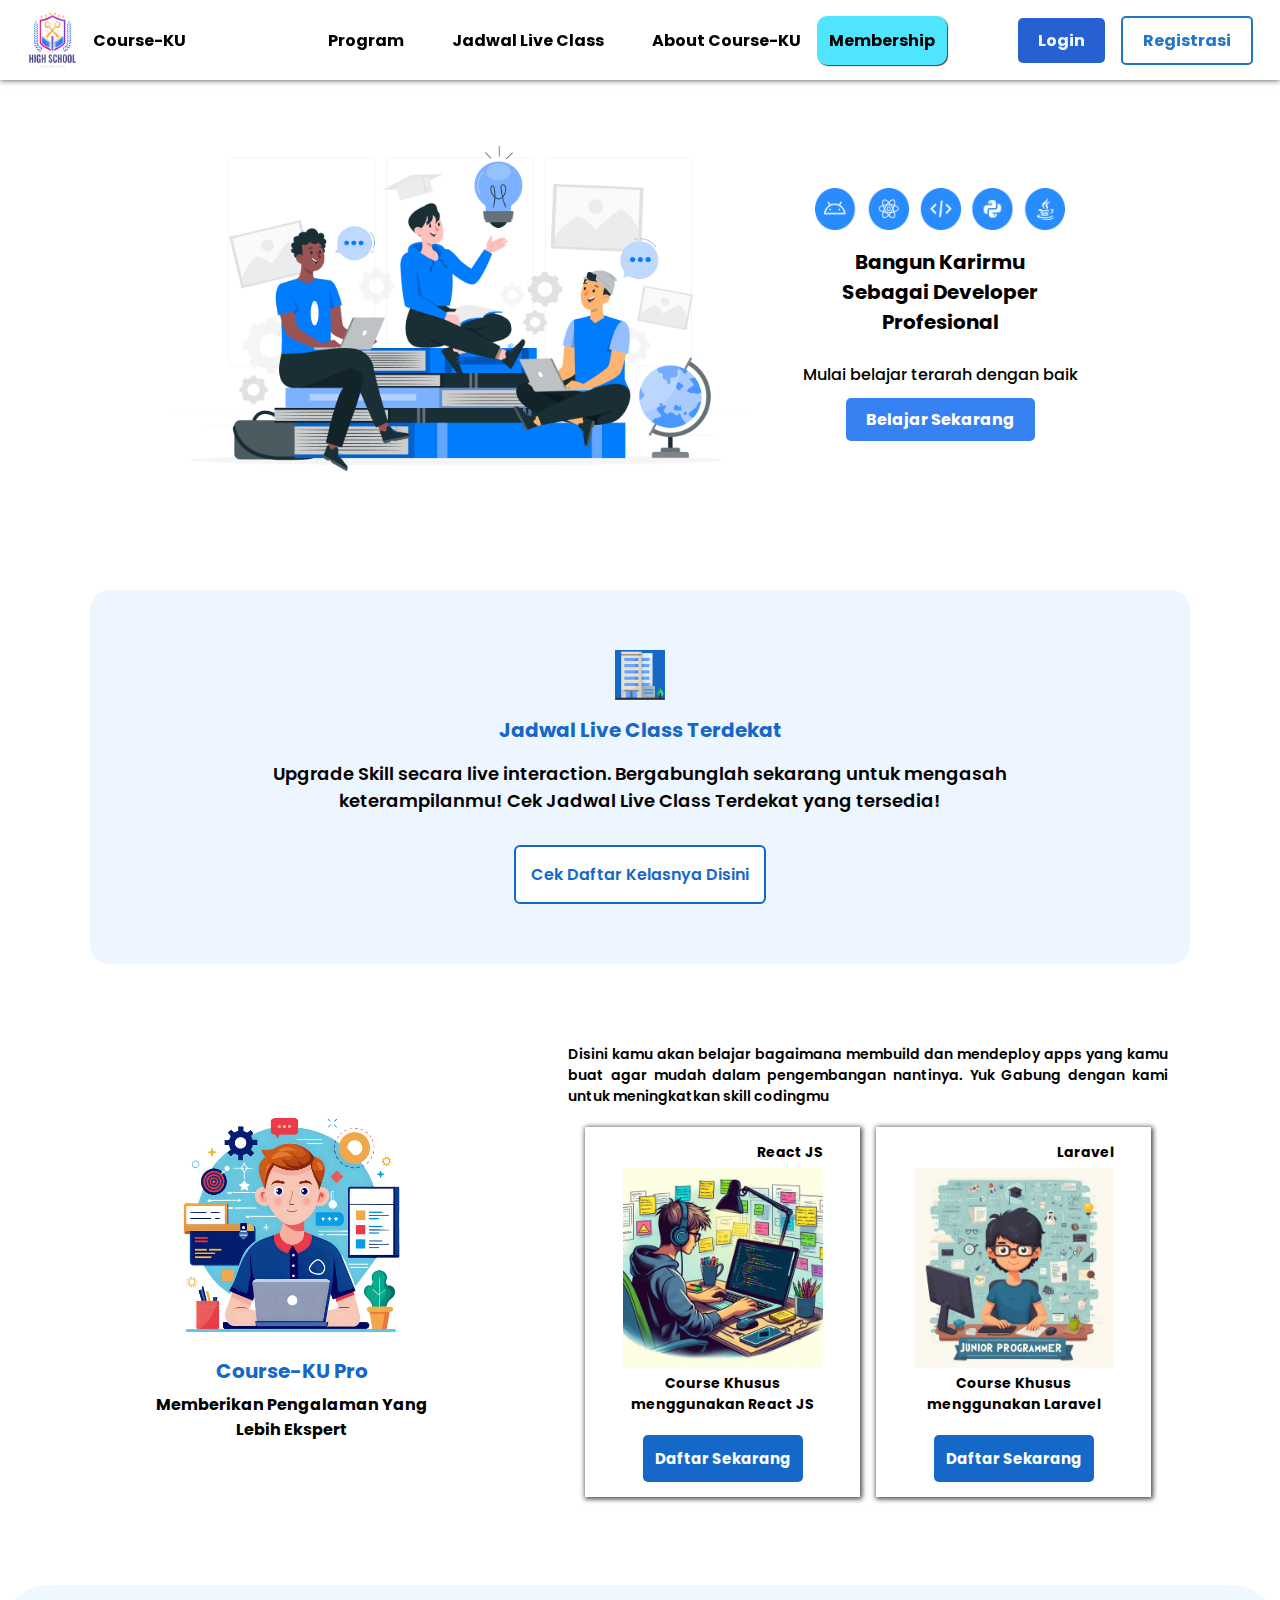
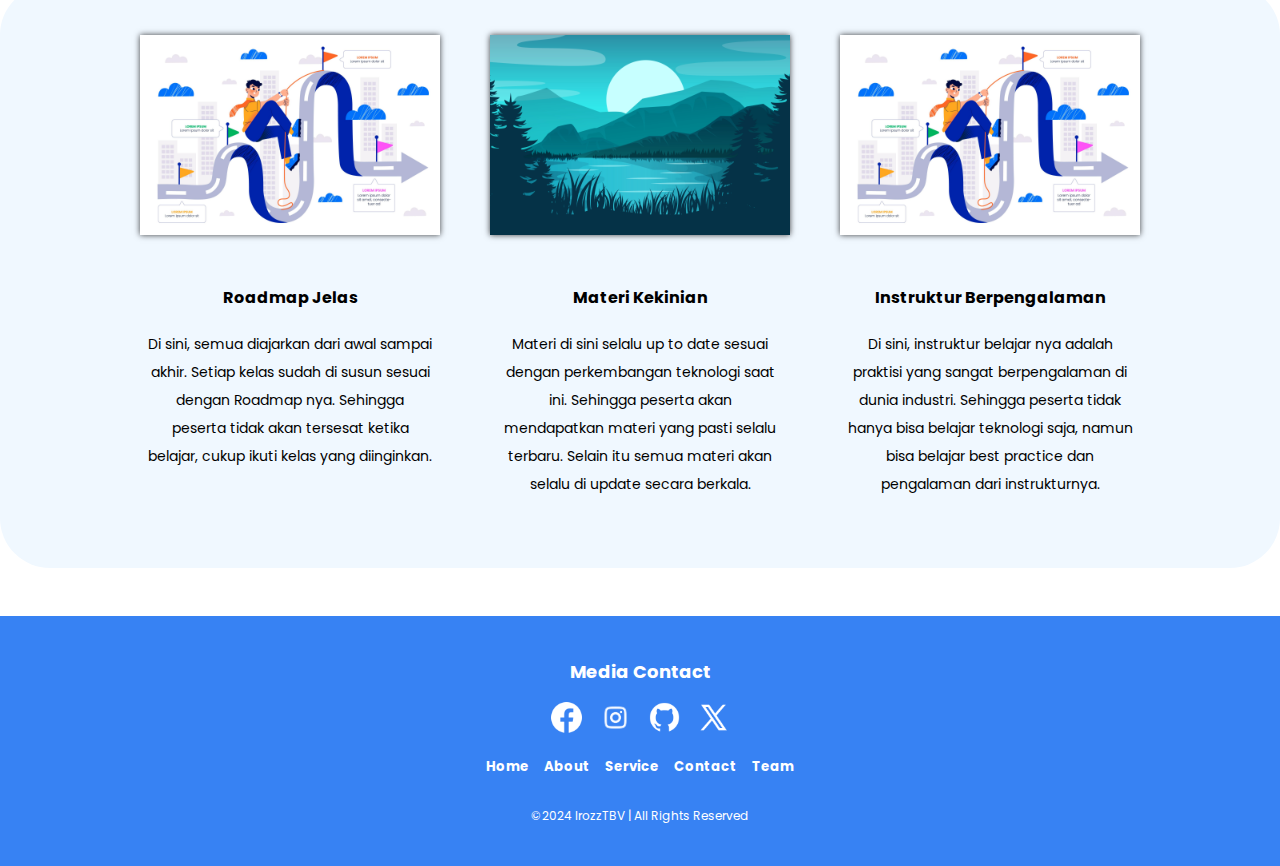
<file: index.html>
<!DOCTYPE html>
<html lang="en">
<head>
    <meta charset="UTF-8">
    <meta name="viewport" content="width=device-width, initial-scale=1.0">
    <title>NAVBAR</title>
    <link rel="stylesheet" href="https://fonts.google.com/specimen/Poppins?query=poppins">
    
    <style>
   
        @import url('https://fonts.googleapis.com/css2?family=Poppins:ital,wght@0,100;0,200;0,300;0,400;0,500;0,600;0,700;0,800;0,900;1,100;1,200;1,300;1,400;1,500;1,600;1,700;1,800;1,900&family=Roboto:ital,wght@0,100;0,300;0,400;0,500;0,700;0,900;1,100;1,300;1,400;1,500;1,700;1,900&display=swap');

        body{
            padding: 0px;
            margin: 0px;
        }
        nav{
            flex-wrap: wrap;
            background-color: #ffffff;
            position:fixed;
            display: flex;
            width: 100%;
            box-shadow: 0px 0px 6px 0px rgba(0, 0,0,0.75);
            justify-content: space-around;
            gap: 1rem;
            align-items: center;
            font-family: "Poppins", sans-serif;
            flex-direction: row;
            padding: 10px 0px;
            overflow: hidden;
        }

        

        .nav-conten {
            gap: 1rem;
            display: flex;
            justify-content: center;
            align-items: center;
          
            
            
        }

        .nav-conten-logo {
            gap: 1rem;
            display: flex;
            justify-content: center;
            align-items: center;
            
            
        }

        .humberger img{
            display: none;
        }

        .nav-conten-logo img{
            width: 50px;
            height: 60px;
        }

        .nav-conten img{
            width: 50px;
            height: 60px;
        }

        .nav-conten > ul {
            display: flex;
            list-style: none;
            gap: 3rem;
            font-weight: bold;
        }
        .nav-conten p{
            background-color:rgb(79, 229, 255) ;
            font-weight: bold;
            padding: 12px;
            
            border-radius: 10px;
            box-shadow: 1px 1px 1px rgba(0, 0,0,0.75);
        }

        .nav-conten .login{
            background-color: rgb(39, 96, 209);
            color: aliceblue;
            padding: 10px 20px;
            text-decoration: none;
            font-weight: bold;
            border-radius: 5px;
        }
        .nav-conten .logout{
           
            color: rgb(33, 119, 195);
            padding: 10px 20px;
            border: 2px solid rgb(33, 119, 195);
            text-decoration: none;
            font-weight: bold;
            border-radius: 5px;
            
            
        }

        .nav-conten .login:hover{
            background-color: white;
            color:rgb(39, 96, 209) ;
            
            
        }
        .nav-conten .logout:hover{
            background-color:#1568c7;
            color:rgb(255, 255, 255) ;
           
        }

        .container{
            width: 100%;
            height: 100vh;
            flex-direction: column;
            font-family: Poppins;
            gap: 20rem;
           
        }

        .section1{
            padding: 120px 0px 50px 0px;
            width: 100%;
          
          
           
            
        }

        .conten1{
            display: flex;
            width: 100%;
            gap: 30px;
            justify-content: center;
            
            flex-wrap: wrap;
            align-items: center;
            
            
        }

        .conten1 img{
            
            width: 570px;
        }
        .conten1-text h4 {
            font-size: 20px;
            animation: animated 0.5s ease-in-out;
            padding: 10px;
        }

        @keyframes animated{
            from {
                transform: translateY(40px);
                opacity: 0;
            }
            to{
                transform: translateY(0px);
                opacity: 1;
            }
        }

        .conten1-text p{
           margin-bottom: 20px;
           font-size: 16px;
           font-weight: 500;
           margin-top: 15px;
           
          
        }

        
            
        
        .conten1-text{
            
            text-align: center;
            width: 280px;
            padding: 25px;
          
            
          
           
        }

       

        .conten1-text > a{
            padding: 10px 20px;
            background-color: rgb(55, 130, 243);
            text-decoration: none;
            font-weight: bold;
            color: #ffffff;
            margin-top: 15px;
            border-radius: 5px;
        }
        .conten1-text > a:hover{
            background-color: white;
            color: rgb(55, 130, 243);
            box-shadow: 0px 0px 5px 0px rgba(28, 96, 215, 0.5);
        }
        

        .conten1-text img{
            width: 250px;
            
        }

        .konten-1{
            justify-content: center;
            display: flex;
            flex-direction: column;
            align-items: center;
            border-radius: 20px ;
            width: 900px;
            gap: 15px;
            text-align: center;
            background-color: #edf5fe;
            padding-top: 60px;
            padding-left: 100px;
            padding-right: 100px;
            padding-bottom: 60px;
   
}

.icon-konten-p1{
    width: 50px;
    background-color: #1568c7;
}

.isi-info-1{
    text-align: center;
   
    font-size: 20px;
    font-weight: bold ;
    color: #1568c7;

}

.isi-info-2{
    font-size: 18px;
    font-weight: 550;
    line-height: 1.5;

}

.section2{
    padding: 40px 0px;
    display: flex;
    justify-content: center;
    align-items: center;
   
   
}

.btn-konten-1{
    margin-top: 1rem;
    background-color: #ffffff;
    text-decoration: none;
    color: #1568c7;
    font-weight: 600;
   
    border: 2px solid #1568c7 ;
    
    padding: 15px;
    border-radius: 6px;
}

.btn-konten-1:hover{
    background-color: #1568c7;
    color:#ffffff
}

.section3{
    justify-content: center;
    display: flex;
    align-items: flex-start;
    margin-bottom: 3rem;
    padding: 40px 0px;
    max-width: 100%;
   
}

.conten3{
        display: flex;
        justify-content: center;
        gap: 6rem;
        flex-wrap: wrap;
            
        }
        .box1-konten3 {
            align-items: center;
            justify-content: center;
            display: flex;
            flex-direction: column;
            padding: 30px ;
            gap: 6px;
           
        }

        .box2-konten3{
            
            display: flex;
            flex-direction: column;
            justify-content: space-evenly;
            gap:20px;
            flex-wrap: wrap;
            
           
           
        }

        

        .box1-konten3 img{
            width: 250px;
            background-color: #ffffff;
        }

        .box1-konten3 h4{
            text-align: center;
            font-size: 20px;
            color: #1568c7;
           
        }

        .box1-konten3 p{
            text-align: center;
            width: 300px;
            font-weight: bold;
        }

        .box2-konten3 p{
           display: flex;
            flex-wrap: wrap;
            text-align: justify;
            align-items: flex-start;
            line-height: 1.5;
            width: 600px;
            font-weight: 600;
            font-size: 14px;
           
           
        }

        .div-card{
            width: 275px;
            height: 370px;
            display: flex;
            flex-direction: column;
            justify-content: center;
            gap: 5px;
            align-items: center;
            text-align: center;
            

            box-shadow: 1px 1px 5px 1px rgba(0, 0,0,0.75);
        }

        .div-card img{
            width: 200px;
            
        }
        
        .div-card p {
            text-align: center;
            width: 200px;
            font-weight: bold;
        }

        .div-card a{
            padding: 12px;
            margin-top: 15px;
            border-radius: 5px;
            background-color: #1568c7;
            color: #ffffff;
            font-weight: bold;
            font-size: 15px;
            text-decoration: none;
        }
        .div-parent-card{
            display: flex;
            gap: 1rem;
            width: 600px;
            
            justify-content: center;
        }

        .judul-card {
            justify-content: end;
            
        }

      *{
        padding: 0px;
        margin: 0px;
      }

      .section4{
        justify-content: center;
        display: flex;
        align-items: center;
        width: 100%;
        height: auto;
        margin-bottom: 3rem;
        padding: 50px 0px;
        background-color: aliceblue;
        border-radius: 50px;
        

      }

      .card-conten4 img {
        width: 300px;
        background-color: antiquewhite;
        box-shadow: 0px 0px 6px 0px rgba(0, 0,0,0.75);
      }

      .card-conten4{
        
        width: 300px;
        padding-bottom: 20px;
       
        align-items: center;
        justify-content: center;
        display: flex;
        flex-direction: column;
       
      }

      .card-conten4 p{
        width: 285px;
        text-align: center;
      
        font-size: 14px;
        line-height: 2;

      }

      .conten4{
        display: flex;
        width: 1000px;
        flex-wrap: wrap;
        align-items: center;
        
        justify-content: center;
        gap:50px ;
        align-items: flex-start;
        height: fit-content;
        
        
       

      }

      .card-conten4 h4{
        text-align: center;
       
        margin: 50px 0px 20px 0px;
        

       
      }

      

      @media screen and (max-width : 576px) {

        .section1{
            padding: 105px 0px 50px 0px;
        }

        .conten1 > img{
            width: 90%;
        }
        .container{
            justify-content: center;
            align-items: center;
            
            
        }
        .nav-conten{
            display: none;
        }
        



        .div-parent-card{
            align-items: center;
            justify-content: center;
            flex-direction: column;
            width: 280px;
          
          
        }

        .box2-konten3{
            align-items: center;
            
            justify-content: center;
        }

        .box2-konten3 > p{
            width: 275px;
            
        }

        .conten1{
            gap: 1px;
           
        }

        .isi-info-2{
            font-size: 15px;
           
        }

        .humberger img{
            display:block;
            width: 20px;
            height: 25px;
            
        }

        nav{
            gap: 6rem;
        }

        .nav-conten-logo > h4{

           animation:  right 0.5s ease-in-out;
        }
        @keyframes right{
            from {
                transform: translateX(-20px);
                opacity: 0;
            }
            to{
                transform: translateX(0px);
                opacity: 1;
            }
        }

        .nav-conten-logo > img{

            animation:  rotate 0.7s linear forwards ;
            }
            @keyframes rotate{
            0% {
                transform: rotate(0deg);
                
            }
            100%{
                transform: rotate(360deg);
            }

            }

            @keyframes popup {
                0% {
                transform: scale(0);
                }
                70%{
                    transform: scale(1.1);
                }
               
                100% {
                transform: scale(1);
                }
            }

            .conten1-text a {
                animation: popup 1.1s cubic-bezier(0.6, -0.1, 0.10, 1);
                opacity: 1;
                transform-origin: center;
                display: inline-block;
            }
           

       
            .conten1-text p{
               max-width: 100%;
                white-space: nowrap;
                
                overflow: hidden;
                
                animation: type 3s steps(42,end);
            }

           

            

            @keyframes cursor {
                0%{
                    border-color: transparent;
                }
            50%{border-color: black;}
            }

            @keyframes type {
                from{
                    max-width: 0;
                }
                to{
                    max-width:100% ;
                }
            } 

            
    
       

      }

        .sidebar{
        position: fixed;
        list-style: none;
        top: 0;
        right: 0;
        height: 100vh;
        width: 250px;
        z-index: 999;
        backdrop-filter: blur(100px);
        background-color:aliceblue;
        box-shadow: -10px 0px 10px rgba(0, 0,0,0.2);
        color: rgb(55, 130, 243);
        font-weight: bold;
        display: none;
        flex-direction: column;
        justify-content: flex-start;
        gap: 5px;

       
      }
      .sidebar li{
        
        padding: 15px ;
        box-shadow: 0px 1px 1px 0px rgba(10, 98, 191, 0.3);
        width: 100%;
        gap: 0px;
        }

        .sidebar li:hover{
            background-color: white;
            color: rgb(55, 130, 243);
            
        }
        ul .img-exit{
            margin-top: 10px;
            width: 40px;
            height: 40px;
            margin-left: 10px;
        }

        

        footer{
            width: 100%;
            height: 250px;
            bottom: 0;
            justify-content: center;
            align-items: center;
            display: flex;
            flex-direction: column;
            gap: 10px;
            background-color:rgb(55, 130, 243);
        }

        footer p{
            margin-top: 20px;
            font-size: 12px;
            color:white;
           
        }

         .div-footer img{
            width: 35px;
            margin: 5px;

         }
         .div-footer h4{
            text-align: center;
            margin-bottom: 10px;
            color: white;
            font-size: 18px;
         }
         .div-footer-person{
            display: flex;
            gap: 15px;
            color: white;
         }

    </style>
</head>
<body>
   
   
    <nav>
        <div class="nav-conten-logo">
            <img src="img/course.png" alt="">
            <h4>Course-KU</h4>
        </div>
        <div  class="humberger">
            <img onclick="show()" src="img/hamburger.png" alt="">
        </div>
       
        <div class="nav-conten">
            <ul>
                <li>Program</li>
                <li>Jadwal Live Class</li>
                <li>About Course-KU</li>
            </ul>
            <p>Membership</p>

            
        </div>
        <ul class="sidebar">
            <img onclick="hideSidebar()" class="img-exit" src="img/Cancel (2).png" alt="">
            <li>Program</li>
            <li>Jadwal Live Class</li>
            <li>About Course-KU</li>
        </ul>
        <div class="nav-conten">
            <a class="login" href="login.html">Login</a>
            <a class="logout" href="Registrasi.html">Registrasi</a>
        </div>

    </nav>

    <div class="container">
        <section class="section1">
            <div class="conten1">
                <img src="img/learning-1.jpg" alt="">
                <div class="conten1-text">
                    <img src="img/Group 10.png" alt="">
                    <h4>Bangun Karirmu Sebagai Developer Profesional</h4>
                    <p class="desc-section1"><span>Mulai belajar terarah dengan baik</span></p>
                    <a class="btn-section1" href="login.html">Belajar Sekarang</a>
                </div>
            </div>
          </section>

        <section class="section2">
            <div class="konten-1">
                <img src="img/building.png" alt="" class="icon-konten-p1">
                <p class="isi-info-1">Jadwal Live Class Terdekat</p>
                <p class="isi-info-2">Upgrade Skill secara live interaction. Bergabunglah sekarang untuk mengasah keterampilanmu!
                    Cek Jadwal Live Class Terdekat yang tersedia!</p>
                    <a  class="btn-konten-1" href="">Cek Daftar Kelasnya Disini</a></div>
           
          </section>

        <section class="section3">
            <div class="conten3">
                <div class="box1-konten3">
                    <img src="img/ai-generated-8775742_1920.png" alt="">
                    <h4>Course-KU Pro</h4>
                    <p>Memberikan Pengalaman Yang Lebih Ekspert </p>
                </div>
                <div class="box2-konten3">
                    <p>Disini kamu akan belajar bagaimana membuild dan mendeploy apps yang kamu buat agar mudah dalam pengembangan nantinya. Yuk Gabung dengan kami untuk meningkatkan skill codingmu</p>
                    <div class="div-parent-card">
                        <div class="div-card">
                            <p class="judul-card">React JS</p>
                            <img src="img/ai-generated-8684869_1920.jpg" alt="">
                            <p>Course Khusus menggunakan React JS </p>
                            <a href="">Daftar Sekarang</a>
    
                        </div>
                        <div class="div-card">
                            <p class="judul-card">Laravel</p>
                            <img src="img/ai-generated-8329596_1920.jpg" alt="">
                            <p>Course Khusus menggunakan Laravel </p>
                            <a href="">Daftar Sekarang</a>
    
                        </div>
                    </div>
                </div>
            </div>
        </section>

        <section class="section4">
            <div class="conten4">
                <div class="card-conten4">
                    <img src="img/15858008_5673737.jpg" alt="">
                    <h4>Roadmap Jelas</h4>
                    <p>Di sini, semua diajarkan dari awal sampai akhir. Setiap kelas sudah di susun sesuai dengan Roadmap nya. Sehingga peserta tidak akan tersesat ketika belajar, cukup ikuti kelas yang diinginkan.</p>
                </div>
                <div class="card-conten4">
                    <img src="img/6969720_3452442.jpg" alt="">
                    <h4>Materi Kekinian</h4>
                   <p>Materi di sini selalu up to date sesuai dengan perkembangan teknologi saat ini. Sehingga peserta akan mendapatkan materi yang pasti selalu terbaru. Selain itu semua materi akan selalu di update secara berkala.</p>
                </div>
                <div class="card-conten4">
                    <img src="img/15858008_5673737.jpg" alt="">
                    <h4>Instruktur Berpengalaman</h4>
                    <p>Di sini, instruktur belajar nya adalah praktisi yang sangat berpengalaman di dunia industri. Sehingga peserta tidak hanya bisa belajar teknologi saja, namun bisa belajar best practice dan pengalaman dari instrukturnya.</p>
                </div>
            </div>
        </section>
        <footer>
            <div class="div-footer">
                <h4>Media Contact</h4>
                <img src="img/Facebook.png" alt="">
                <img src="img/Instagram (1).png" alt="">
                <img src="img/GitHub.png" alt="">
                <img src="img/TwitterX.png" alt="">
            </div>
            <div class="div-footer-person">
                <h5>Home</h5>
                <h5>About</h5>
                <h5>Service</h5>
                <h5>Contact</h5>
                <h5>Team</h5>
            </div>
            <p>&copy;2024 IrozzTBV | All Rights Reserved </p>
        </footer>
    </div>


<script>
    function show (){
        const sidebar = document.querySelector('.sidebar');
        sidebar.style.display = 'flex';
    }
    function hideSidebar (){
        const sidebar = document.querySelector('.sidebar');
        sidebar.style.display = 'none';
    }
</script>

</body>
</html>
</file>
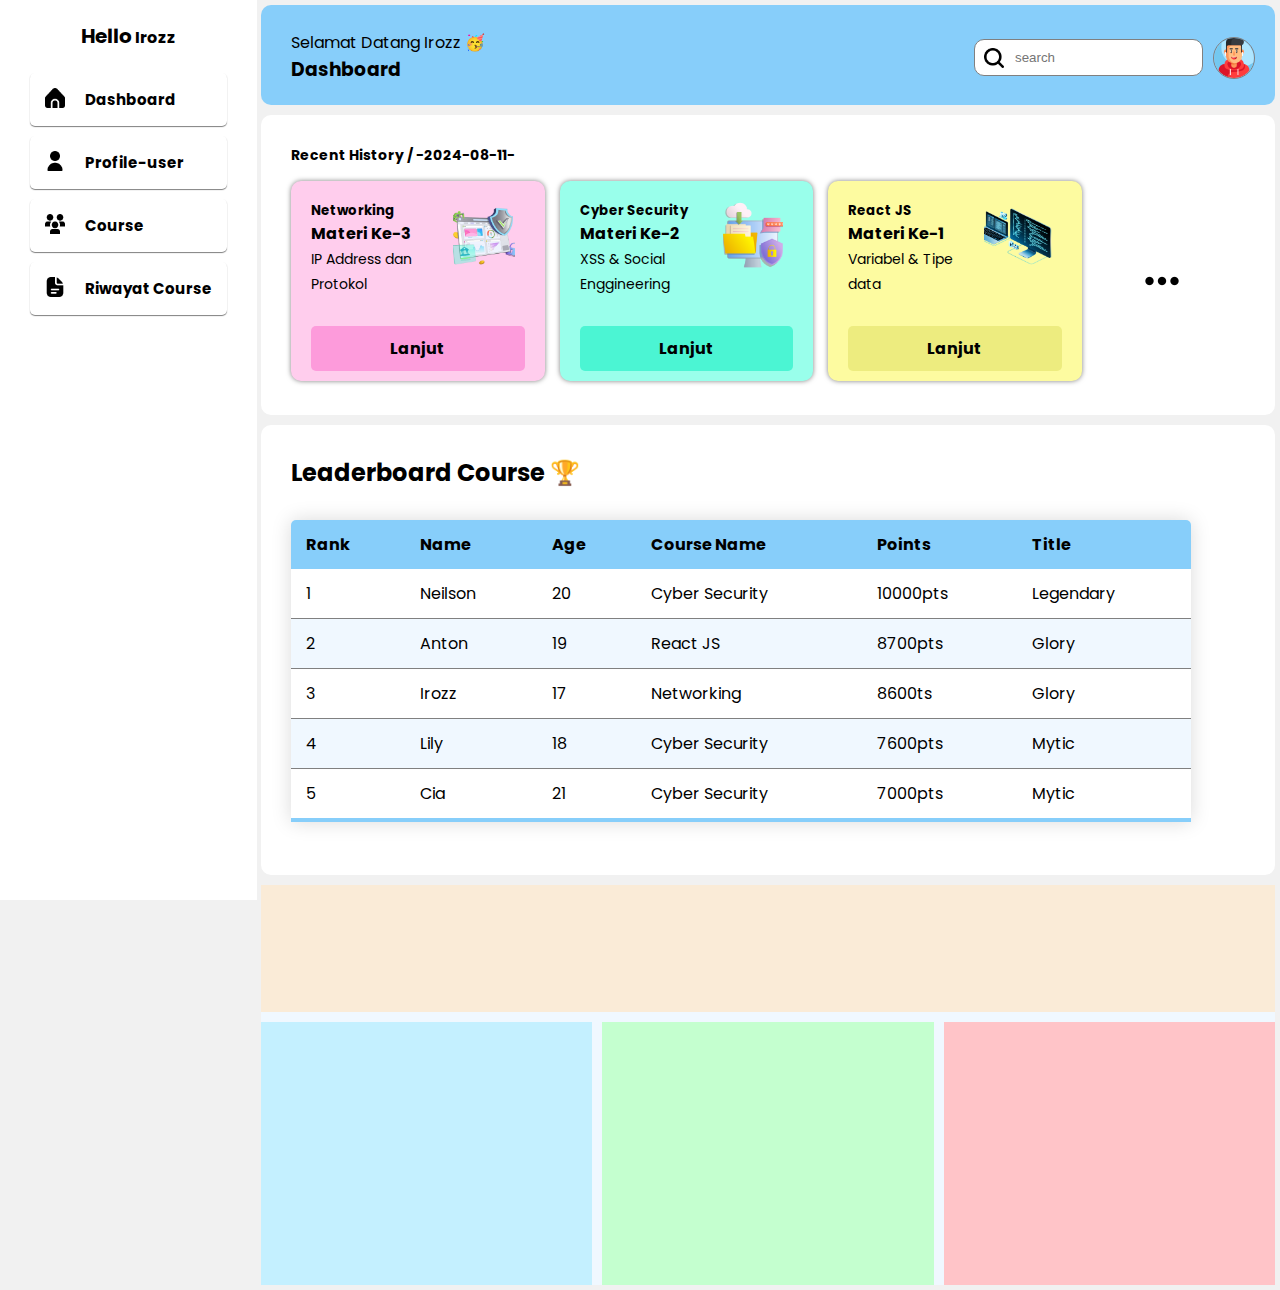
<file: dashboad.html>
<!DOCTYPE html>
<html lang="en">
<head>
    <meta charset="UTF-8">
    <meta name="viewport" content="width=device-width, initial-scale=1.0">
    <title>Document</title>
    <style>
        @import url('https://fonts.googleapis.com/css2?family=Poppins:ital,wght@0,100;0,200;0,300;0,400;0,500;0,600;0,700;0,800;0,900;1,100;1,200;1,300;1,400;1,500;1,600;1,700;1,800;1,900&family=Roboto:ital,wght@0,100;0,300;0,400;0,500;0,700;0,900;1,100;1,300;1,400;1,500;1,700;1,900&display=swap');
        html,body{
            padding: 0px;
            margin: 0px;
            background-color: rgb(241, 241, 241);
            font-family: Poppins;
           
        }
        .container{
            width: 100%;
            height: 100%;
            display: grid;
            grid-template-columns: 0.5fr 1fr 1fr;
            grid-template-rows: 0.5fr 0.5fr 0.5fr;
            grid-template-areas: 
            'sidebar conten conten'
            'sidebar conten conten'
            'sidebar conten conten'
            ;
            
        }
        .header {
            grid-area: header;
            background-color: rgb(183, 142, 93);
        }
        .sidebar{
            grid-area: sidebar;
            position: fixed;
            height: 100vh;
            background-color: white;
        }
        .conten{
            grid-area: conten;
            display: grid;
            grid-template-columns: 1fr ;
           
            
        }
        

        .card{
            background-color: aliceblue;
            width: auto;
            margin: 5px;
            height: 400px;
            border-radius: 10px;
            display: grid;
            grid-template-columns: 0.5fr 0.5fr 0.5fr;
            grid-template-rows: 0.5fr 0.5fr 0.5fr;
            grid-template-areas: 
            'judul judul judul'
            'kontent1 kontent2 kontent3'
            'kontent1 kontent2 kontent3';
            row-gap: 10px;
            gap: 10px;
        }
        .card-tabel{
            background-color: rgb(255, 255, 255);
            width: auto;
            margin: 5px;
            height: 450px;
            border-radius: 10px;
        }
        .card-header{
            background-color: lightskyblue;
            width: auto;
            margin: 5px;
            border-radius: 10px;
            height: 100px;
            display: flex;
            justify-content: space-between;
            
            
            
        }
        .card-header-left h3{
            
            margin: 0px;
            padding: 0px 10px 10px 10px;
        }
        .card-header-left p{
            
            margin: 0px;
            padding: 10px 0px 0px 10px;
        }
        .card-header-left{
            margin: 15px 10px 10px 20px;
            
        }
        .card-header-right{
           
            margin: 15px 10px 10px 20px;
            align-items: center;
            justify-content: center;
            display: flex;
            gap: 10px;
        }
        .card-header-right input{
            padding: 10px 10px 10px 40px  ;
           border-radius:10px ;
           border: 0.5px solid gray;
           
            
        }
        .card-header-right .profil{
            width: 40px;
            display: block;
            border: 0.5px solid gray;
            border-radius: 100px;
            align-items: center;
            margin-right: 10px;
           
            

        }
        .search{
            width:  20px;
            position: relative;
            margin: 0px;
            padding: 0px;
            left: 40px;
            display: block;
            justify-content: flex-start;
        }
        .card-header-right-profil{
            background-color: aquamarine;
            display: flex;
            gap: 10px;
        }
        
       
        .item ul{
            
            margin: 0px 20px 20px 20px;
            padding: 0px;
            font-size: 15px;
            list-style: none;
           
            
        }
        .sidebar h4{
            text-align: center;
        }

        h4 > span{
            font-size: 20px;
        }
        .sidebar li{
            background-color: white;
            display: flex;
            padding: 15px;
            margin: 10px;
            gap: 20px;
            font-weight: bold;
            box-shadow: 0px 1px 1px 0px rgba(0, 0, 0, 0.5) ;
            border-radius: 5px;
        }
        .sidebar li:hover{
            background-color: lightskyblue;
            cursor: pointer;
            border-radius: 5px;
           
            
        }

        li > img{
           display: block;
            width: 20px;
            height: 20px;
        }
        .card-course{
            background-color:rgb(255, 255, 255);
            width: auto;
            margin: 5px;
            height: 300px;
            border-radius: 10px;
            flex-wrap: wrap;
            display: flex;
            flex-direction: column;
            
        }
        .card-course h4{
           
            margin: 30px 10px 10px 30px;
            font-size: 14px;
            
        }
        
        .card-history1{
            width: 25%;
            height: 200px;
            margin: 5px 5px 5px 30px;
            background-color: rgb(255, 205, 237);
            border-radius: 10px;
            display: flex;
            flex-direction: column;
            box-shadow: 0px 0px 5px rgba(0, 0, 0, 0.5);
           
        }
        .card-history2{
            width: 25%;
            height: 200px;
            margin: 5px 5px 5px 10px;
            background-color: rgb(153, 255, 235);
            border-radius: 10px;
            box-shadow: 0px 0px 5px rgba(0, 0, 0, 0.5);
            flex-direction: column;
            display: flex;
        }
        .card-history3{
            width: 25%;
            height: 200px;
            margin: 5px 5px 5px 10px;
            background-color: rgb(253, 251, 160);
            border-radius: 10px;
            box-shadow: 0px 0px 5px rgba(0, 0, 0, 0.5);
            flex-direction: column;
            display: flex;
        }
        .parent-card-history{
            display: flex;
            align-items: center;
        }
        .parent-card-history > img{
            margin: 50px;
           
            width: 50px;
           

        }
        .card-history1 h5{
           
            margin: 0px;
            
        }
        .card-history1 p{
            
            margin: 0px;
            font-weight: bold;
        }
        .card-history2 h5{
           
           margin: 0px;
           
       }
       .card-history2 p{
           
           margin: 0px;
           font-weight: bold;
       }
       .card-history3 h5{
           
           margin: 0px;
           
       }
       .card-history3 p{
           
           margin: 0px;
           font-weight: bold;
       }
        .conten-card1-judul{
            margin: 20px 10px 10px 20px;
        }

        
        .card-history1 img{
            width: 70px;
            height: 70px;
            margin: 0px 20px 0px 0px;
        }
        .card-history2 img{
            width: 70px;
            height: 70px;
            margin: 0px 20px 0px 0px;
        }
        .card-history3 img{
            width: 70px;
            height: 70px;
            margin: 0px 20px 0px 0px;
        }
        .conten-card1-judul {
            display: flex;
        }
        
        
        .conten-card1-judul span{
            font-size: 14px;
        }
        .conten-card1-judul h3{
            padding: 10px;
        }
        .card-history1 a{
            font-size: 16px;
            text-decoration: none;
            font-weight: bold;
            background-color: rgb(253, 155, 219);
            padding: 10px;
            margin: 20px;
            color: black;
            text-align: center;
           
            border-radius: 5px;
        }
        .card-history1 a:hover{
            background-color: white;
            
        }
        .card-history2 a{
            font-size: 16px;
            text-decoration: none;
            font-weight: bold;
            background-color: rgb(75, 245, 211);
            padding: 10px;
            margin: 20px;
            color: black;
            text-align: center;
           
            border-radius: 5px;
        }
        .card-history2 a:hover{
            background-color: white;
            
        }
        .card-history3 a{
            font-size: 16px;
            text-decoration: none;
            font-weight: bold;
            background-color:rgb(237, 236, 127);
            padding: 10px;
            margin: 20px;
            color: black;
            text-align: center;
            
            border-radius: 5px;
        }
        .card-history3 a:hover{
            background-color: white;
            
        }
        .content-tabel{
            border-collapse: collapse;
            margin: 20px 50px 50px 30px;
            font-size: 1em;
            min-width: 900px;
            
            border-radius: 5px 5px 0px 0px;
            overflow: hidden;
            box-shadow: 0 0 20px rgba(0, 0, 0, 0.15);
        }
        .content-tabel thead tr {
            background-color: lightskyblue;
            text-align: left;
            font-weight: bold;
        }
        .content-tabel th,
        .content-tabel td{
            padding: 12px 15px;
        }
        .content-tabel tbody tr{
            border-bottom: 1px solid gray;
        }
        .content-tabel tbody tr:nth-of-type(even) {
            background-color: aliceblue;
        }
        .content-tabel tbody tr:last-of-type{
            border-bottom: 4px solid lightskyblue;
        }
        .card-tabel h2{
            margin: 30px 50px 30px 30px;
           
        }
        .judul{
            grid-area: judul;
            background-color: antiquewhite;

        }
        .kontent1 {
            grid-area: kontent1;
            background-color: rgb(196, 240, 255);
        }
        .kontent2 {
            grid-area: kontent2;
            background-color: rgb(196, 255, 207);
        }
        .kontent3 {
            grid-area: kontent3;
            background-color: rgb(255, 196, 200);
        }

        @media screen and (max-width:576px) {
            .sidebar{
                display: none;
            }
            
        }
        
    </style>
</head>
<body>
    <div class="container">
       
        <div class="item sidebar">
            <h4><span>Hello</span> Irozz</h4>
            <ul>
                <li><img src="img/home (1).png" alt="">Dashboard</li>
                <li><img src="img/user (1).png" alt="">Profile-user</li>
                <li><img src="img/users-alt (1).png" alt="">Course</li>
                <li><img src="img/document.png" alt="">Riwayat Course</li>
            </ul>
        </div>
        <div class="item conten">
            <div class="card-header">
               <div class="card-header-left">
                <p>Selamat Datang Irozz 🥳 </p>
                <h3>Dashboard</h3>
               </div>
               <div class="card-header-right">
                    <img class="search" src="img/search.png" alt="">
                    <input type="text" name="" id="" placeholder="search">
                    <img class="profil" src="img/gamer.png" alt="">
               </div>
               
            </div>
            <div class="card-course">
                <h4>Recent History / -2024-08-11-</h4>
                <div class="parent-card-history">
                    <div class="card-history1">
                       <div class="conten-card1-judul">
                        <div class="">
                            <h5>Networking</h5>
                            <p>Materi Ke-3</p>
                            <span>IP Address dan Protokol</span>
                        </div>
                        <img src="img/Secure online banking and finance management.png" alt="">
                       </div>
                      
                        <a href="">Lanjut</a>
                       
                    </div>
                    <div class="card-history2">
                        <div class="conten-card1-judul">
                         <div class="">
                             <h5>Cyber Security</h5>
                             <p>Materi Ke-2</p>
                             <span>XSS & Social Enggineering</span>
                         </div>
                         <img src="img/Cyber security of the cloud data repository.png" alt="">
                        </div>
                       
                         <a href="">Lanjut</a>
                        
                     </div>
                     <div class="card-history3">
                        <div class="conten-card1-judul">
                         <div class="">
                             <h5>React JS</h5>
                             <p>Materi Ke-1</p>
                             <span>Variabel & Tipe data </span>
                         </div>
                         <img src="img/Coding, programming languages.png" alt="">
                        </div>
                       
                         <a href="">Lanjut</a>
                        
                     </div>
                     <img src="img/More (2).png" alt="">
                </div>
            </div>
            <div class="card-tabel">
                <h2>Leaderboard Course 🏆</h2>
                    <table class="content-tabel">
                        <thead>
                            <tr>
                                <th>Rank</th>
                                <th>Name</th>
                                <th>Age</th>
                                <th>Course Name</th>
                                <th>Points</th>
                                <th>Title</th>
                            </tr>
                        </thead>
                        <tbody>
                            <tr>
                                <td>1</td>
                                <td>Neilson</td>
                                <td>20</td>
                                <td>Cyber Security</td>
                                <td>10000pts</td>
                                <td>Legendary</td>
                            </tr>
                            <tr>
                                <td>2</td>
                                <td>Anton</td>
                                <td>19</td>
                                <td>React JS</td>
                                <td>8700pts</td>
                                <td>Glory</td>
                            </tr>
                            <tr>
                                <td>3</td>
                                <td>Irozz</td>
                                <td>17</td>
                                <td>Networking</td>
                                <td>8600ts</td>
                                <td>Glory</td>
                            </tr>
                            <tr>
                                <td>4</td>
                                <td>Lily</td>
                                <td>18</td>
                                <td>Cyber Security</td>
                                <td>7600pts</td>
                                <td>Mytic</td>
                            </tr>
                            <tr>
                                <td>5</td>
                                <td>Cia</td>
                                <td>21</td>
                                <td>Cyber Security</td>
                                <td>7000pts</td>
                                <td>Mytic</td>
                            </tr>
                        </tbody>
                    </table>
                
            </div>
            <div class="card">
                <div class="judul"></div>
                <div class="kontent1"></div>
                <div class="kontent2"></div>
                <div class="kontent3"></div>
            </div>
           
           
        </div>
        
    </div>
</body>
</html>
</file>
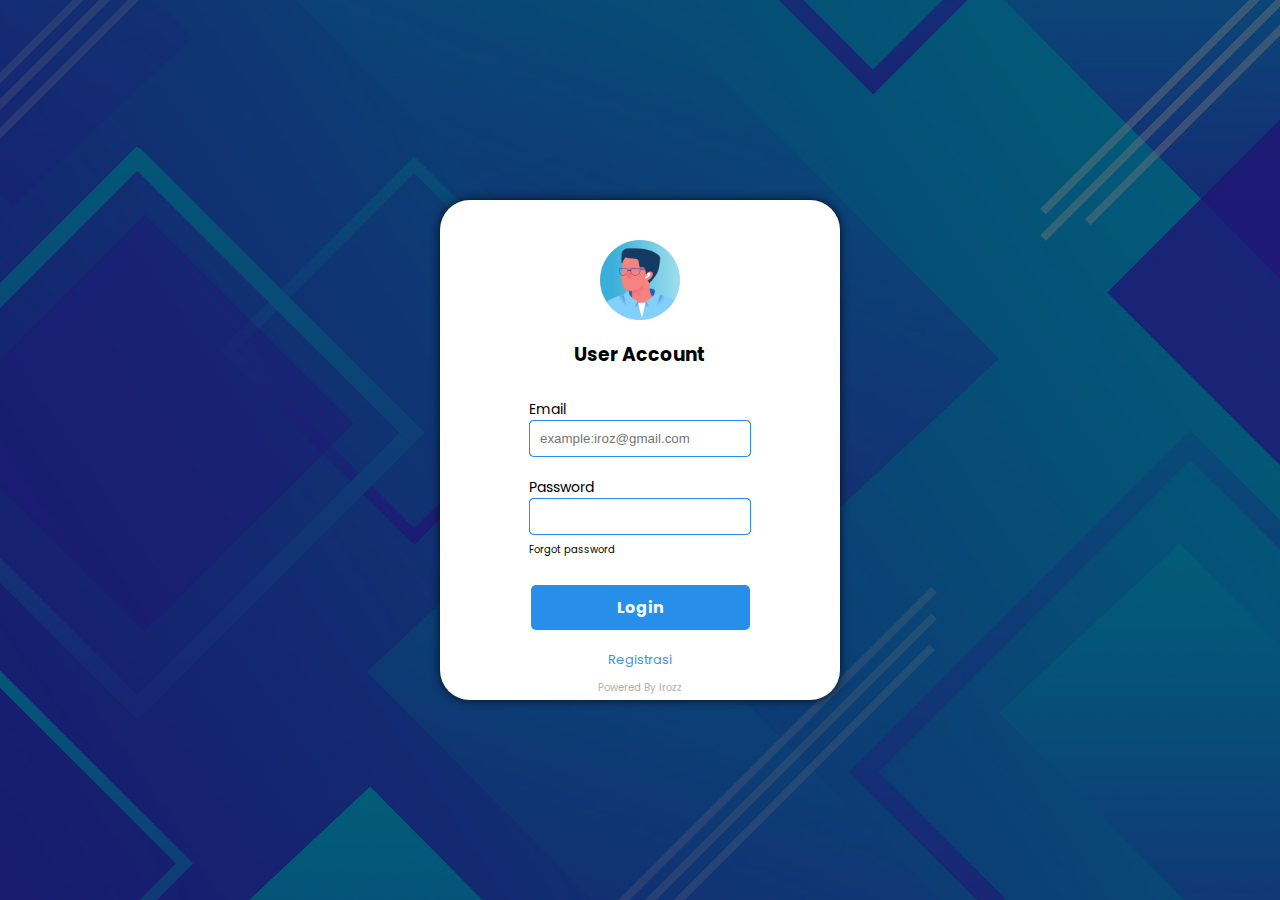
<file: login.html>
<!DOCTYPE html>
<html lang="en">
<head>
    <meta charset="UTF-8">
    <meta name="viewport" content="width=device-width, initial-scale=1.0">
    <title>Document</title>
    <style>
          @import url('https://fonts.googleapis.com/css2?family=Poppins:ital,wght@0,100;0,200;0,300;0,400;0,500;0,600;0,700;0,800;0,900;1,100;1,200;1,300;1,400;1,500;1,600;1,700;1,800;1,900&family=Roboto:ital,wght@0,100;0,300;0,400;0,500;0,700;0,900;1,100;1,300;1,400;1,500;1,700;1,900&display=swap');
        *{
            padding: 0px;
            margin: 0px;
        }

        body{
            background-image: url('img/background-4876988_1920.jpg');
            background-position: center;
            background-repeat: no-repeat;
            background-size: cover;
            height: 100vh;
            justify-content: center;
            align-items: center;
            display: flex;
        }

        body::before {
            content: "";
            position: absolute;
            top: 0;
            left: 0;
            width: 100%;
            height: 100%;
            background-color: rgba(0, 0, 0, 0.5); /* Warna hitam dengan opacity 50% */
            z-index: 1;
            
        }
        .container{
            width: 400px;
            height: 500px;
            position: absolute;
            z-index: 2;
            border-radius: 30px;
            background-color: rgb(255, 255, 255);
            font-family: Poppins;
            gap: 30px;
            align-items: center;
            display: flex;
            flex-direction: column;
            box-shadow: 0px 0px 10px 0px rgba(0, 0, 0, 0.75);
            
            
        }
        .header-login{
            display: flex;
            justify-content: flex-start;
            align-items: center;
            
            flex-direction: column;
            margin-top: 40px;
            gap: 20px;
        }
        .header-login img{
            width: 80px;;
        }

        .div-login{
            margin-bottom: 20px;
        }
        .div-password{
            margin-bottom: 25px;
            
        }
        .div-login> input{
            width: 200px;
            padding: 10px;
            border-radius: 5px;
            box-shadow: 0px 0px 0.1px 0px rgba(0, 0, 0, 0.75);
            border: 1px solid rgb(39, 143, 234);
        }
        .div-password > input{
            padding: 10px;
            width: 200px;
            box-shadow: 0px 0px 0.1px 0px rgba(0, 0, 0, 0.75);
            border-radius: 5px;
            border: 1px solid rgb(39, 143, 234);
        }

        .div-login > p{
            font-size: 14px;
        }
        .div-password >p{
            font-size: 14px;
        }
        
        .div-button{
            
            justify-content: center;
            display: flex;
            gap: 20px;
            
        }

        .div-button .a-login{
            text-align: center;
            padding: 10px 86px 10px 86px;
            background-color: rgb(39, 143, 234);
            border-radius: 5px;
            color: aliceblue;
            text-decoration: none;
            font-weight: bold;
        }
        .div-button .a-login:hover{
            background-color: white;
            box-shadow: 0px 0px 4px 0px rgba(57, 128, 219, 0.5);
            color: rgb(39, 143, 234);
        }
        .div-button .a-regist{
            text-align: center;
            
            padding: 10px 76px 10px 76px;
            
            
            border-radius: 5px;
            font-size: 13px;
            color: rgb(67, 148, 219);
            text-decoration: none;
            margin-top: 10px;
            
            
        }
        .forgot-pas a{
            font-size: 10px;
            text-decoration: none;
            color: black;
        }

        .foot-login{
            font-size: 10px;
            display: flex;
            
            color: rgb(174, 174, 174);
            justify-content: center;
        }

        @media screen and (max-width:576px) {
            .container{
                width: 300px;
                height: 490px;
                gap: 20px;
            }

            .div-login{
                margin-bottom: 10px;
            }
            .foot-login{
                margin-top: 9px;
            }
        }
    </style>
</head>
<body>
    <div class="container">
        <div class="header-login">
            <img src="img/avatar of a man with glasses in a circle.png" alt="">
            <h3> User Account</h3>
        </div>
        <div class="div-input">
            <div class="div-login">
                <p>Email</p>
                <input type="email" name="" id="" placeholder="example:iroz@gmail.com">
            </div>
            <div class="div-password">
                <p>Password</p>
                <input type="text" name="" id="">
                <div class="forgot-pas"><a href="">Forgot password</a></div>
            </div>
            <div class="div-button">
                <a href="dashboad.html" class="a-login">Login</a>
                
            </div>
            <div class="div-button">
                <a href="Registrasi.html" class="a-regist">Registrasi</a>
                
            </div>
            <div class="foot-login"><p>Powered By Irozz</p></div>
            
            
        </div>
    </div>
</body>
</html>
</file>
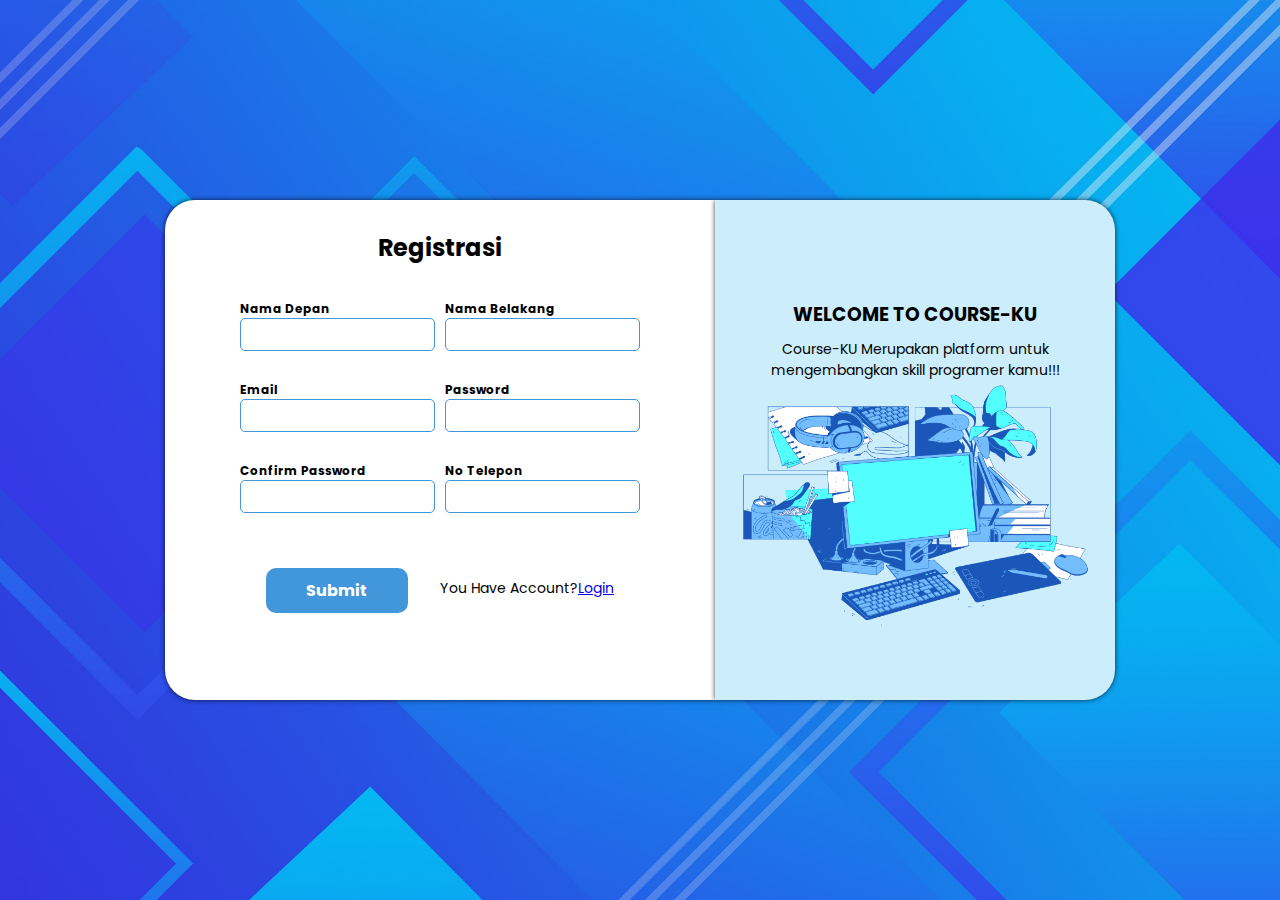
<file: Registrasi.html>
<!DOCTYPE html>
<html lang="en">
<head>
    <meta charset="UTF-8">
    <meta name="viewport" content="width=device-width, initial-scale=1.0">
    <title>Document</title>
    <style>
          @import url('https://fonts.googleapis.com/css2?family=Poppins:ital,wght@0,100;0,200;0,300;0,400;0,500;0,600;0,700;0,800;0,900;1,100;1,200;1,300;1,400;1,500;1,600;1,700;1,800;1,900&family=Roboto:ital,wght@0,100;0,300;0,400;0,500;0,700;0,900;1,100;1,300;1,400;1,500;1,700;1,900&display=swap');
        *{
            padding: 0px;
            margin: 0px;
        }

        body{
            background-image: url('img/background-4876988_1920.jpg');
            background-position: center;
            background-repeat: no-repeat;
            background-size: cover;
            height: 100vh;
            justify-content: center;
            align-items: center;
            display: flex;
        }
        .container{
            width: 400px;
            height: 500px;
           
           
            border-radius: 0px 30px 30px 0px;
            background-color: rgb(204, 237, 252);
            font-family: Poppins;
            gap: px;
            align-items: center;
            display: flex;
            flex-direction: column;
            box-shadow: 0px 0px 5px 0px rgba(0, 0, 0, 0.75);   
        }
        .container1{
            width: 550px;
            height: 500px;
            border-radius: 30px 0px 0px 30px;
            background-color: rgb(255, 255, 255);
            font-family: Poppins;
            flex-wrap: wrap;
            gap: 30px;
            align-items: center;
            display: flex;
            flex-direction: column;
            box-shadow: 0px 0px 5px 0px rgba(0, 0, 0, 0.75);   
        }
        
        .container img{
            width: 350px;
        }
        .div-header{
                margin-top: 30px;
            }
        .container1 img{
            width: 200px;
        }
        .container h3{
           
            margin-top:100px ;
            margin-bottom: 10px;
        }
        .container p{
            text-align: center;
            font-size: 14px;
            
            width: 300px;
        }
        .div{
            display: flex;
            
            flex-wrap: wrap;
            justify-content: center;
            align-items: center;
        }
      
        .nama{
            font-size: 12px;
            flex-wrap: wrap;
            margin: 5px;
        }
        .nama input{
            padding: 8px;
            border-radius: 5px;
        }
        .btn-regist > .submit{
            justify-content: center;
           
            text-align: center;
            align-items: center;
            margin-right: 16px;
            padding: 10px 40px 10px 40px;
            text-decoration: none;
            color: white;
            font-weight: bold;
            background-color: rgb(66, 150, 218);
            border-radius: 10px;
        }
        .btn-regist > .submit:hover{
            background-color: white;
            color:rgb(66, 150, 218) ;
            box-shadow: 0px 0px 2px 0px rgba(49, 125, 212, 0.5);
        }

        .btn-regist{
            margin-top: 30px;
            flex-wrap: wrap;
            display: flex;
            
            
        }
        .btn-regist > span{
            text-decoration: none;
            margin-left: 16px;
            margin-top: 10px;
            font-size: 14px;
        }
        .div-input{
            flex-wrap: wrap;
            display: flex;
            justify-content: center;
            flex-direction: column;
            align-items: center;
            gap: 20px;
           
        }
        .div-input > img{
            margin-top: 15px;
            width: 150px;
        }
        .div-input input{
            border: 1px solid  rgb(66, 150, 218) ;
        }

        

        @media screen and (max-width:550px) {
            .container{
                display: none;
            }
            .nama{
                flex-direction: column;
                

            } 
            
            .container1{
                height: 600px;
                width: 300px;
                border-radius: 10px;
                box-shadow: 0px 0px 10px 0px rgba(0, 0, 0, 0.75);
            }
            .btn-regist{
                flex-direction: column;
            }
            .div-input{
                gap: 20px;
            }
            .div-header{
                margin-top: 30px;
            }
            .btn-regist > span{
                margin: 0px;
            }
            .btn-regist{
                margin: 0px;
                gap: 10px;
               
                
            }
            .btn-regist .submit{
                margin-left: 15px;
                margin-top:1px ;
            }

            span .back{
                color: rgb(66, 150, 218);
            }
            
        }

        
    </style>
</head>
<body>
    <div class="container1">
       <div class="div-header">
        <h2>Registrasi</h2>
       </div>
       <div class="div-input">
        <div class="div">
            <div class="nama">
                <h4>Nama Depan</h4>
                <input type="text" name="" id="">
            </div>
            <div class="nama">
                <h4>Nama Belakang</h4>
                <input type="text" name="" id="">
            </div>
        </div>
        <div class="div">
            <div class="nama">
                <h4>Email</h4>
                <input type="email" name="" id="">
            </div>
            <div class="nama">
                <h4>Password</h4>
                <input type="password" name="" id="">
            </div>
        </div>
        <div class="div">
            <div class="nama">
                <h4>Confirm Password</h4>
                <input type="password" name="" id="">
            </div>
            <div class="nama">
                <h4>No Telepon</h4>
                <input type="number" name="" id="">
            </div>
            
        </div>
        
           <div class="btn-regist">
            <a class="submit" href="login.html">Submit</a>
           <span>You Have Account?<a class="back" href="login.html">Login</a></span>
           </div>
           
           
        
       </div>
    </div>
    <div class="container">
        <h3>WELCOME TO COURSE-KU</h3>
        <p>Course-KU Merupakan platform untuk mengembangkan skill programer kamu!!!</p>
        <img src="img/Designer's work desk, working process.png" alt="">
    </div>
   
</body>
</html>
</file>
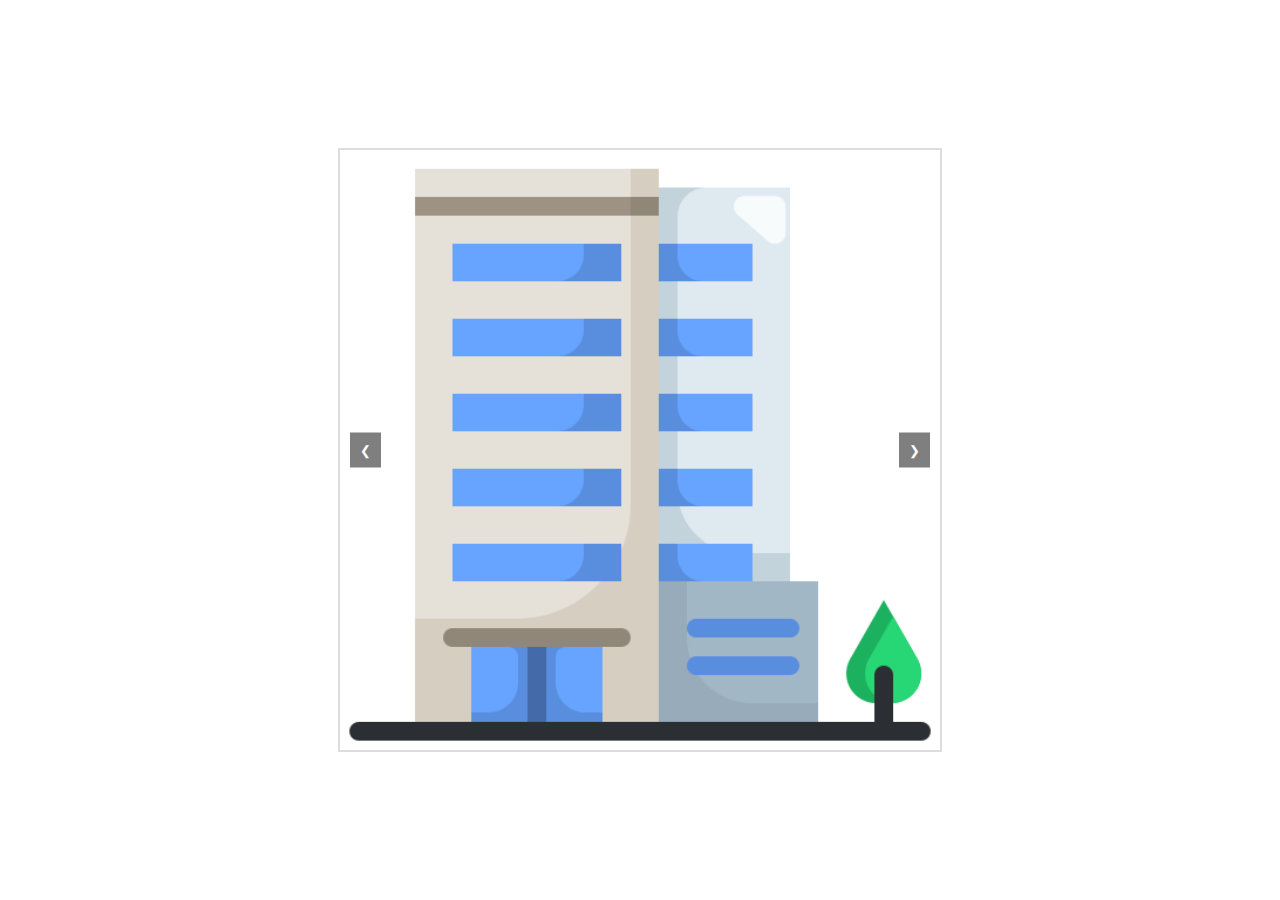
<file: test/slider.html>
<!DOCTYPE html>
<html lang="en">
<head>
    <meta charset="UTF-8">
    <meta name="viewport" content="width=device-width, initial-scale=1.0">
    <title>Image Slider</title>
    <link rel="stylesheet" href="test.css">
</head>
<body>
    <div class="slider">
        <div class="slides">
            <div class="slide"><img src="building.png" alt="Image 1"></div>
            <div class="slide"><img src="Class.png" alt="Image 2"></div>
            <div class="slide"><img src="star.png" alt="Image 3"></div>
        </div>
        <button class="prev" onclick="moveSlides(-1)">&#10094;</button>
        <button class="next" onclick="moveSlides(1)">&#10095;</button>
    </div>
    <script src="slider.js"></script>
</body>
</html>
</file>
<file: test/test.css>
body {
    font-family: Arial, sans-serif;
    display: flex;
    justify-content: center;
    align-items: center;
    height: 100vh;
    margin: 0;
}

.slider {
    position: relative;
    width: 80%;
    max-width: 600px;
    overflow: hidden;
    border: 2px solid #ddd;
}

.slides {
    display: flex;
    transition: transform 0.5s ease-in-out;
}

.slide {
    min-width: 100%;
    box-sizing: border-box;
}

img {
    width: 100%;
    display: block;
}

.prev, .next {
    position: absolute;
    top: 50%;
    transform: translateY(-50%);
    background-color: rgba(0,0,0,0.5);
    color: white;
    border: none;
    padding: 10px;
    cursor: pointer;
    z-index: 10;
}

.prev {
    left: 10px;
}

.next {
    right: 10px;
}
</file>
